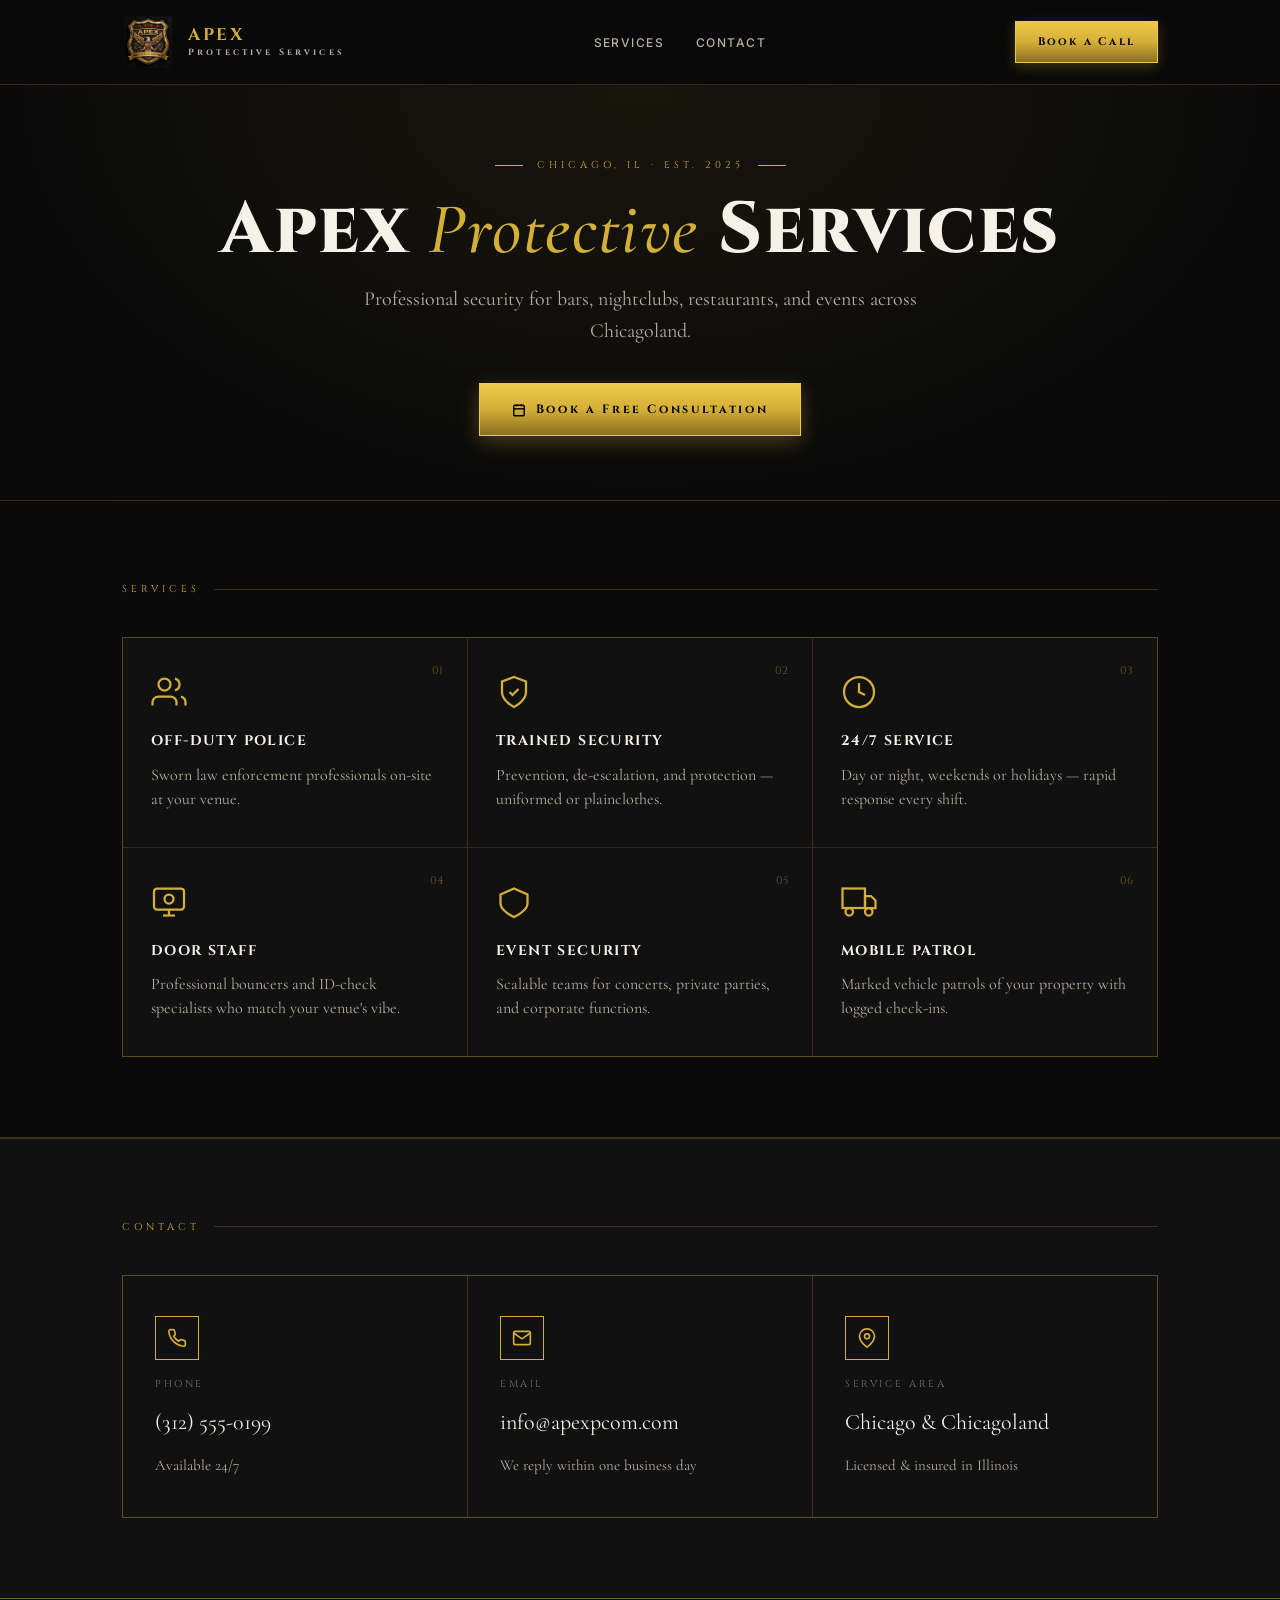
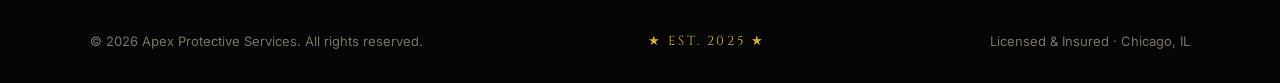
<file: index.html>
<!DOCTYPE html>
<html lang="en">
<head>
<meta charset="UTF-8">
<meta name="viewport" content="width=device-width, initial-scale=1.0">
<title>Apex Protective Services — Chicago Security | Licensed & Insured</title>
<meta name="description" content="Professional security solutions for bars, nightclubs, restaurants and special events in Chicago. Off-duty police, trained guards, 24/7 reliable service. Licensed & insured.">

<link rel="preconnect" href="https://fonts.googleapis.com">
<link rel="preconnect" href="https://fonts.gstatic.com" crossorigin>
<link href="https://fonts.googleapis.com/css2?family=Cinzel:wght@500;600;700;800&family=Cormorant+Garamond:ital,wght@0,400;0,500;0,600;1,400&family=Inter:wght@400;500;600;700&display=swap" rel="stylesheet">

<link rel="stylesheet" href="styles.css">
<link rel="stylesheet" href="index.css">
</head>
<body>

<!-- ============ NAV ============ -->
<nav class="nav">
  <div class="nav-inner">
    <a href="#" class="nav-brand">
      <img src="apexlogo.jpg" alt="Apex Protective Services">
      <div class="nav-brand-text">
        APEX
        <span>Protective Services</span>
      </div>
    </a>
    <ul class="nav-links">
      <li><a href="#services">Services</a></li>
      <li><a href="#contact">Contact</a></li>
    </ul>
    <a href="book.html" class="nav-cta">Book a Call</a>
    <button class="nav-hamburger" aria-label="Menu">☰</button>
  </div>
</nav>

<!-- ============ PAGE HEADER ============ -->
<div class="page-header">
  <div class="page-header-eyebrow">CHICAGO, IL · EST. 2025</div>
  <h1>Apex <em>Protective</em> Services</h1>
  <p>Professional security for bars, nightclubs, restaurants, and events across Chicagoland.</p>
  <a href="book.html" class="btn-primary">
    <svg width="14" height="14" viewBox="0 0 24 24" fill="none" stroke="currentColor" stroke-width="2.5"><rect x="3" y="4" width="18" height="18" rx="2"/><line x1="16" y1="2" x2="16" y2="6"/><line x1="8" y1="2" x2="8" y2="6"/><line x1="3" y1="10" x2="21" y2="10"/></svg>
    Book a Free Consultation
  </a>
</div>

<!-- ============ SERVICES ============ -->
<section id="services">
  <div class="section-inner">
    <div class="section-label">SERVICES</div>
    <div class="services-grid">

      <div class="service-card">
        <span class="service-num">01</span>
        <div class="service-icon">
          <svg width="36" height="36" viewBox="0 0 24 24" fill="none" stroke="currentColor" stroke-width="1.5"><path d="M17 21v-2a4 4 0 0 0-4-4H5a4 4 0 0 0-4 4v2"/><circle cx="9" cy="7" r="4"/><path d="M23 21v-2a4 4 0 0 0-3-3.87"/><path d="M16 3.13a4 4 0 0 1 0 7.75"/></svg>
        </div>
        <h3>Off-Duty Police</h3>
        <p>Sworn law enforcement professionals on-site at your venue.</p>
      </div>

      <div class="service-card">
        <span class="service-num">02</span>
        <div class="service-icon">
          <svg width="36" height="36" viewBox="0 0 24 24" fill="none" stroke="currentColor" stroke-width="1.5"><path d="M12 22s8-4 8-10V5l-8-3-8 3v7c0 6 8 10 8 10z"/><path d="M9 12l2 2 4-4"/></svg>
        </div>
        <h3>Trained Security</h3>
        <p>Prevention, de-escalation, and protection — uniformed or plainclothes.</p>
      </div>

      <div class="service-card">
        <span class="service-num">03</span>
        <div class="service-icon">
          <svg width="36" height="36" viewBox="0 0 24 24" fill="none" stroke="currentColor" stroke-width="1.5"><circle cx="12" cy="12" r="10"/><polyline points="12 6 12 12 16 14"/></svg>
        </div>
        <h3>24/7 Service</h3>
        <p>Day or night, weekends or holidays — rapid response every shift.</p>
      </div>

      <div class="service-card">
        <span class="service-num">04</span>
        <div class="service-icon">
          <svg width="36" height="36" viewBox="0 0 24 24" fill="none" stroke="currentColor" stroke-width="1.5"><rect x="2" y="3" width="20" height="14" rx="2"/><line x1="8" y1="21" x2="16" y2="21"/><line x1="12" y1="17" x2="12" y2="21"/><circle cx="12" cy="10" r="3"/></svg>
        </div>
        <h3>Door Staff</h3>
        <p>Professional bouncers and ID-check specialists who match your venue's vibe.</p>
      </div>

      <div class="service-card">
        <span class="service-num">05</span>
        <div class="service-icon">
          <svg width="36" height="36" viewBox="0 0 24 24" fill="none" stroke="currentColor" stroke-width="1.5"><path d="M3 7l9-4 9 4v6c0 5-9 9-9 9s-9-4-9-9V7z"/></svg>
        </div>
        <h3>Event Security</h3>
        <p>Scalable teams for concerts, private parties, and corporate functions.</p>
      </div>

      <div class="service-card">
        <span class="service-num">06</span>
        <div class="service-icon">
          <svg width="36" height="36" viewBox="0 0 24 24" fill="none" stroke="currentColor" stroke-width="1.5"><rect x="1" y="3" width="15" height="13"/><polygon points="16 8 20 8 23 11 23 16 16 16 16 8"/><circle cx="5.5" cy="18.5" r="2.5"/><circle cx="18.5" cy="18.5" r="2.5"/></svg>
        </div>
        <h3>Mobile Patrol</h3>
        <p>Marked vehicle patrols of your property with logged check-ins.</p>
      </div>

    </div>
  </div>
</section>

<!-- ============ CONTACT ============ -->
<section id="contact">
  <div class="section-inner">
    <div class="section-label">CONTACT</div>
    <div class="contact-grid">

      <div class="contact-card">
        <div class="contact-card-icon">
          <svg width="20" height="20" viewBox="0 0 24 24" fill="none" stroke="currentColor" stroke-width="2"><path d="M22 16.92v3a2 2 0 0 1-2.18 2 19.79 19.79 0 0 1-8.63-3.07 19.5 19.5 0 0 1-6-6 19.79 19.79 0 0 1-3.07-8.67A2 2 0 0 1 4.11 2h3a2 2 0 0 1 2 1.72 12.84 12.84 0 0 0 .7 2.81 2 2 0 0 1-.45 2.11L8.09 9.91a16 16 0 0 0 6 6l1.27-1.27a2 2 0 0 1 2.11-.45 12.84 12.84 0 0 0 2.81.7A2 2 0 0 1 22 16.92z"/></svg>
        </div>
        <div class="contact-card-label">Phone</div>
        <div class="contact-card-value"><a href="tel:+13125550199">(312) 555-0199</a></div>
        <div class="contact-card-sub">Available 24/7</div>
      </div>

      <div class="contact-card">
        <div class="contact-card-icon">
          <svg width="20" height="20" viewBox="0 0 24 24" fill="none" stroke="currentColor" stroke-width="2"><path d="M4 4h16c1.1 0 2 .9 2 2v12c0 1.1-.9 2-2 2H4c-1.1 0-2-.9-2-2V6c0-1.1.9-2 2-2z"/><polyline points="22,6 12,13 2,6"/></svg>
        </div>
        <div class="contact-card-label">Email</div>
        <div class="contact-card-value"><a href="mailto:info@apexpcom.com">info@apexpcom.com</a></div>
        <div class="contact-card-sub">We reply within one business day</div>
      </div>

      <div class="contact-card">
        <div class="contact-card-icon">
          <svg width="20" height="20" viewBox="0 0 24 24" fill="none" stroke="currentColor" stroke-width="2"><path d="M21 10c0 7-9 13-9 13s-9-6-9-13a9 9 0 0 1 18 0z"/><circle cx="12" cy="10" r="3"/></svg>
        </div>
        <div class="contact-card-label">Service Area</div>
        <div class="contact-card-value">Chicago &amp; Chicagoland</div>
        <div class="contact-card-sub">Licensed &amp; insured in Illinois</div>
      </div>

    </div>
  </div>
</section>

<!-- ============ FOOTER ============ -->
<footer>
  <div class="footer-inner">
    <div>© 2026 Apex Protective Services. All rights reserved.</div>
    <div class="est">★ EST. 2025 ★</div>
    <div>Licensed &amp; Insured · Chicago, IL</div>
  </div>
</footer>

<script>
  const hamburger = document.querySelector('.nav-hamburger');
  const navLinks = document.querySelector('.nav-links');
  if (hamburger) {
    hamburger.addEventListener('click', () => {
      const isOpen = navLinks.style.display === 'flex';
      navLinks.style.display = isOpen ? 'none' : 'flex';
      if (!isOpen) {
        Object.assign(navLinks.style, {
          position: 'absolute', top: '100%', left: '0', right: '0',
          background: 'rgba(10,10,10,0.98)', flexDirection: 'column',
          padding: '24px', gap: '20px', borderBottom: '1px solid var(--rule)'
        });
      }
    });
  }
</script>

</body>
</html>
</file>
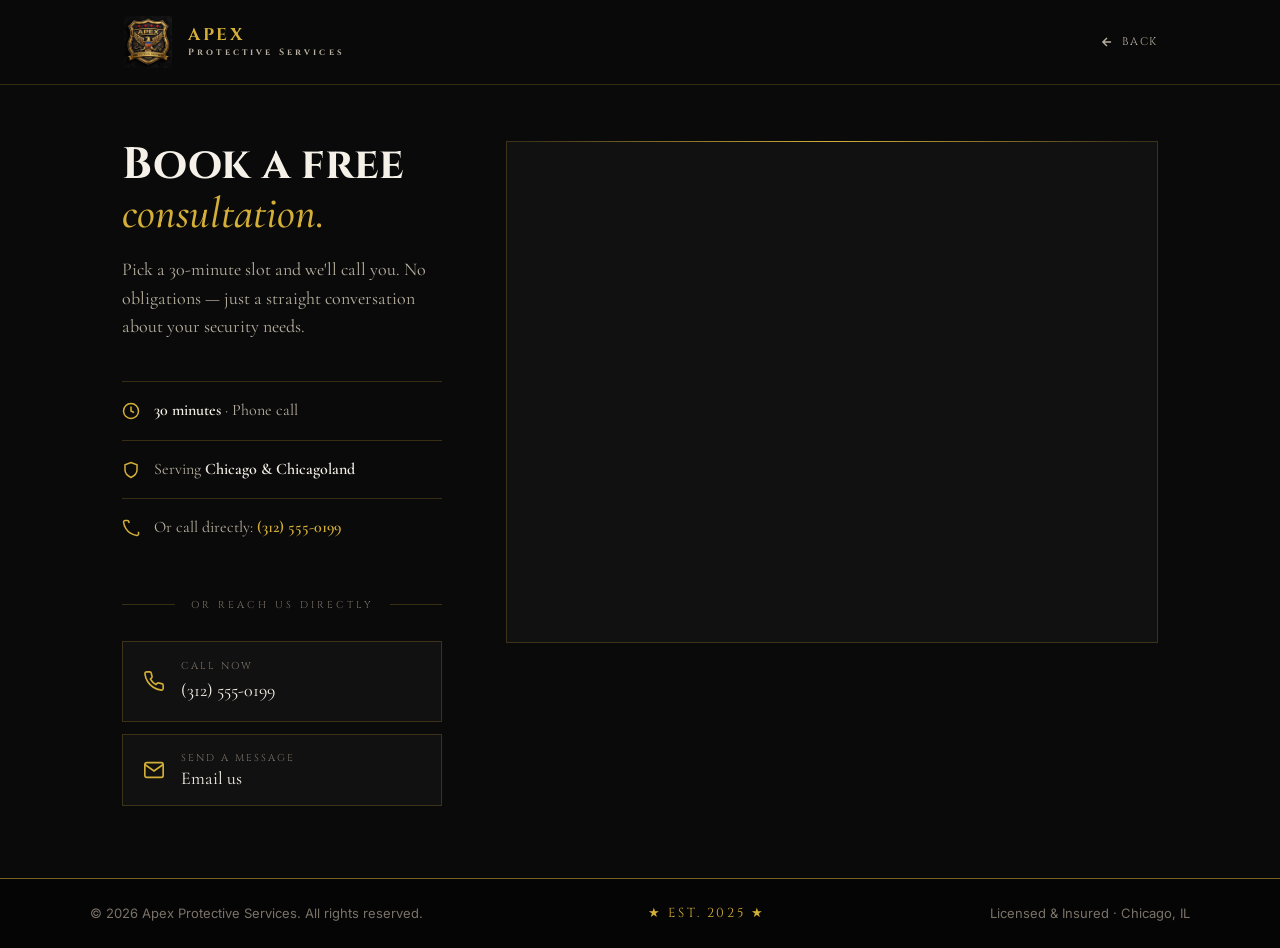
<file: book.html>
<!DOCTYPE html>
<html lang="en">
<head>
<meta charset="UTF-8">
<meta name="viewport" content="width=device-width, initial-scale=1.0">
<title>Book a Call — Apex Protective Services</title>
<meta name="description" content="Schedule a free 30-minute consultation with Apex Protective Services. Pick a time and we'll call you.">

<link rel="preconnect" href="https://fonts.googleapis.com">
<link rel="preconnect" href="https://fonts.gstatic.com" crossorigin>
<link href="https://fonts.googleapis.com/css2?family=Cinzel:wght@500;600;700;800&family=Cormorant+Garamond:ital,wght@0,400;0,500;0,600;1,400&family=Inter:wght@400;500;600;700&display=swap" rel="stylesheet">

<link rel="stylesheet" href="styles.css">
<link rel="stylesheet" href="book.css">
</head>
<body>

<!-- ============ NAV ============ -->
<nav class="nav">
  <div class="nav-inner">
    <a href="index.html" class="nav-brand">
      <img src="apexlogo.jpg" alt="Apex Protective Services">
      <div class="nav-brand-text">
        APEX
        <span>Protective Services</span>
      </div>
    </a>
    <a href="index.html" class="nav-back">
      <svg width="14" height="14" viewBox="0 0 24 24" fill="none" stroke="currentColor" stroke-width="2.5"><path d="M19 12H5M12 19l-7-7 7-7"/></svg>
      Back
    </a>
  </div>
</nav>

<!-- ============ MAIN ============ -->
<main>

  <!-- Left: info + alt contact -->
  <div class="book-info">
    <h1>Book a free <em>consultation.</em></h1>
    <p>Pick a 30-minute slot and we'll call you. No obligations — just a straight conversation about your security needs.</p>

    <div class="book-detail">
      <svg width="18" height="18" viewBox="0 0 24 24" fill="none" stroke="currentColor" stroke-width="2"><circle cx="12" cy="12" r="10"/><polyline points="12 6 12 12 16 14"/></svg>
      <span><strong>30 minutes</strong> · Phone call</span>
    </div>
    <div class="book-detail">
      <svg width="18" height="18" viewBox="0 0 24 24" fill="none" stroke="currentColor" stroke-width="2"><path d="M12 22s8-4 8-10V5l-8-3-8 3v7c0 6 8 10 8 10z"/></svg>
      <span>Serving <strong>Chicago &amp; Chicagoland</strong></span>
    </div>
    <div class="book-detail">
      <svg width="18" height="18" viewBox="0 0 24 24" fill="none" stroke="currentColor" stroke-width="2"><path d="M22 16.92v3a2 2 0 0 1-2.18 2 19.79 19.79 0 0 1-8.63-3.07 19.5 19.5 0 0 1-6-6 19.79 19.79 0 0 1-3.07-8.67A2 2 0 0 1 4.11 2h3a2 2 0 0 1 2 1.72c.12.53.24 1.17.36 1.81"/></svg>
      <span>Or call directly: <strong><a href="tel:+13125550199" style="color:var(--gold)">(312) 555-0199</a></strong></span>
    </div>

    <div class="book-divider"><span>or reach us directly</span></div>

    <div class="book-alt-options">
      <a href="tel:+13125550199" class="book-alt-card">
        <svg width="22" height="22" viewBox="0 0 24 24" fill="none" stroke="currentColor" stroke-width="1.8"><path d="M22 16.92v3a2 2 0 0 1-2.18 2 19.79 19.79 0 0 1-8.63-3.07 19.5 19.5 0 0 1-6-6 19.79 19.79 0 0 1-3.07-8.67A2 2 0 0 1 4.11 2h3a2 2 0 0 1 2 1.72 12.84 12.84 0 0 0 .7 2.81 2 2 0 0 1-.45 2.11L8.09 9.91a16 16 0 0 0 6 6l1.27-1.27a2 2 0 0 1 2.11-.45 12.84 12.84 0 0 0 2.81.7A2 2 0 0 1 22 16.92z"/></svg>
        <div class="book-alt-card-text">
          <div class="book-alt-card-label">Call now</div>
          <div class="book-alt-card-value">(312) 555-0199</div>
        </div>
      </a>
      <button class="book-alt-card" onclick="toggleEmail(this)" type="button">
        <svg width="22" height="22" viewBox="0 0 24 24" fill="none" stroke="currentColor" stroke-width="1.8"><path d="M4 4h16c1.1 0 2 .9 2 2v12c0 1.1-.9 2-2 2H4c-1.1 0-2-.9-2-2V6c0-1.1.9-2 2-2z"/><polyline points="22,6 12,13 2,6"/></svg>
        <div class="book-alt-card-text">
          <div class="book-alt-card-label">Send a message</div>
          <div class="book-alt-card-value">Email us</div>
        </div>
      </button>
    </div>

    <div class="email-drop" id="email-drop">
      <form action="mailto:info@apexpcom.com" method="post" enctype="text/plain">
        <div class="form-field">
          <label for="eq-name">Name</label>
          <input id="eq-name" name="Name" type="text" required>
        </div>
        <div class="form-field">
          <label for="eq-email">Your Email</label>
          <input id="eq-email" name="Email" type="email" required>
        </div>
        <div class="form-field">
          <label for="eq-msg">Message</label>
          <textarea id="eq-msg" name="Message" rows="4" placeholder="Tell us about your venue, event, or any questions…"></textarea>
        </div>
        <button type="submit" class="email-drop-submit">Send Message</button>
      </form>
    </div>
  </div>

  <!-- Right: Cal.com embed -->
  <div class="book-cal">
    <div id="my-cal-inline"></div>
    <script type="text/javascript">
      (function (C, A, L) { let p = function (a, ar) { a.q.push(ar); }; let d = C.document; C.Cal = C.Cal || function () { let cal = C.Cal; let ar = arguments; if (!cal.loaded) { cal.ns = {}; cal.q = cal.q || []; d.head.appendChild(d.createElement("script")).src = A; cal.loaded = true; } if (ar[0] === L) { const api = function () { p(api, arguments); }; const namespace = ar[1]; api.q = api.q || []; if(typeof namespace === "string"){cal.ns[namespace] = cal.ns[namespace] || api;p(cal.ns[namespace], ar);p(cal, [L, ar[1], ar[2]])}else p(cal, ar); return;} p(cal, ar); }; })(window, "https://app.cal.com/embed/embed.js", "init");
      Cal("init", { origin: "https://cal.com" });
      Cal("inline", {
        elementOrSelector: "#my-cal-inline",
        calLink: "apex-protective-services-9i8prz/30min",
        layout: "month_view"
      });
      Cal("ui", {
        styles: { branding: { brandColor: "#d4af37" } },
        hideEventTypeDetails: true,
        layout: "month_view"
      });
    </script>
  </div>

</main>

<!-- ============ FOOTER ============ -->
<footer>
  <div class="footer-inner">
    <div>© 2026 Apex Protective Services. All rights reserved.</div>
    <div class="est">★ EST. 2025 ★</div>
    <div>Licensed &amp; Insured · Chicago, IL</div>
  </div>
</footer>

<script>
  function toggleEmail(btn) {
    const drop = document.getElementById('email-drop');
    const isOpen = drop.classList.toggle('open');
    btn.style.borderColor = isOpen ? 'var(--gold)' : '';
  }
</script>

</body>
</html>
</file>
<file: styles.css>
/* ============ VARIABLES & RESET ============ */
:root {
  --bg: #0a0a0a;
  --bg-2: #111111;
  --bg-3: #161616;
  --ink: #f5f1e8;
  --ink-muted: #b8b0a0;
  --ink-dim: #7a7268;
  --gold: #d4af37;
  --gold-bright: #f0c849;
  --gold-deep: #8a6f1f;
  --rule: rgba(212, 175, 55, 0.22);
  --rule-strong: rgba(212, 175, 55, 0.55);
  --font-display: 'Cinzel', serif;
  --font-serif: 'Cormorant Garamond', serif;
  --font-sans: 'Inter', sans-serif;
}

* { box-sizing: border-box; margin: 0; padding: 0; }
html { scroll-behavior: smooth; }
body {
  background: var(--bg);
  color: var(--ink);
  font-family: var(--font-sans);
  line-height: 1.6;
  overflow-x: hidden;
  -webkit-font-smoothing: antialiased;
}
a { color: inherit; text-decoration: none; }
img { max-width: 100%; display: block; }

/* ============ NAV ============ */
.nav {
  background: rgba(10, 10, 10, 0.96);
  backdrop-filter: blur(12px);
  border-bottom: 1px solid var(--rule);
}
.nav-inner {
  max-width: 1100px;
  margin: 0 auto;
  padding: 16px 32px;
  display: flex;
  justify-content: space-between;
  align-items: center;
}
.nav-brand {
  display: flex;
  align-items: center;
  gap: 14px;
}
.nav-brand img {
  height: 52px;
  width: 52px;
  object-fit: contain;
}
.nav-brand-text {
  font-family: var(--font-display);
  font-weight: 700;
  font-size: 17px;
  letter-spacing: 0.15em;
  color: var(--gold);
  line-height: 1.1;
}
.nav-brand-text span {
  display: block;
  font-size: 9px;
  letter-spacing: 0.35em;
  color: var(--ink-muted);
  margin-top: 4px;
}

/* ============ FOOTER ============ */
footer {
  background: #050505;
  border-top: 1px solid var(--rule-strong);
  padding: 32px;
  text-align: center;
}
.footer-inner {
  max-width: 1100px;
  margin: 0 auto;
  display: flex;
  justify-content: space-between;
  align-items: center;
  flex-wrap: wrap;
  gap: 12px;
  font-size: 13px;
  color: var(--ink-dim);
  font-family: var(--font-sans);
}
.footer-inner .est {
  font-family: var(--font-display);
  color: var(--gold);
  letter-spacing: 0.2em;
}
</file>
<file: index.css>
/* ============ NAV (index-specific) ============ */
.nav {
  position: sticky;
  top: 0;
  z-index: 50;
}
.nav-links {
  display: flex;
  gap: 32px;
  list-style: none;
  align-items: center;
}
.nav-links a {
  font-size: 12px;
  font-weight: 500;
  letter-spacing: 0.12em;
  text-transform: uppercase;
  color: var(--ink-muted);
  transition: color 0.2s;
}
.nav-links a:hover { color: var(--ink); }
.nav-cta {
  background: linear-gradient(180deg, var(--gold-bright) 0%, var(--gold) 50%, var(--gold-deep) 100%);
  color: #000;
  padding: 11px 22px;
  font-family: var(--font-display);
  font-weight: 700;
  font-size: 11px;
  letter-spacing: 0.2em;
  border: 1px solid var(--gold-bright);
  transition: all 0.3s;
  box-shadow: 0 4px 12px rgba(212, 175, 55, 0.25);
}
.nav-cta:hover {
  transform: translateY(-1px);
  box-shadow: 0 6px 20px rgba(212, 175, 55, 0.4);
}
.nav-hamburger {
  display: none;
  background: none;
  border: 1px solid var(--rule);
  color: var(--gold);
  padding: 10px;
  cursor: pointer;
  font-size: 20px;
  line-height: 1;
}

/* ============ PAGE HEADER ============ */
.page-header {
  border-bottom: 1px solid var(--rule);
  padding: 72px 32px 64px;
  text-align: center;
  background: radial-gradient(ellipse at 50% 0%, rgba(212, 175, 55, 0.07) 0%, transparent 70%);
}
.page-header-eyebrow {
  font-family: var(--font-display);
  font-size: 10px;
  letter-spacing: 0.4em;
  color: var(--gold);
  margin-bottom: 20px;
  display: flex;
  align-items: center;
  justify-content: center;
  gap: 14px;
}
.page-header-eyebrow::before,
.page-header-eyebrow::after {
  content: '';
  width: 28px;
  height: 1px;
  background: var(--gold);
}
.page-header h1 {
  font-family: var(--font-display);
  font-size: clamp(36px, 6vw, 72px);
  font-weight: 800;
  line-height: 1;
  letter-spacing: 0.02em;
  margin-bottom: 16px;
}
.page-header h1 em {
  font-family: var(--font-serif);
  font-style: italic;
  font-weight: 500;
  color: var(--gold);
}
.page-header p {
  font-family: var(--font-serif);
  font-size: 20px;
  color: var(--ink-muted);
  max-width: 560px;
  margin: 0 auto 36px;
}
.btn-primary {
  background: linear-gradient(180deg, var(--gold-bright) 0%, var(--gold) 50%, var(--gold-deep) 100%);
  color: #000;
  padding: 16px 32px;
  font-family: var(--font-display);
  font-weight: 700;
  font-size: 12px;
  letter-spacing: 0.22em;
  border: 1px solid var(--gold-bright);
  transition: all 0.3s;
  box-shadow: 0 6px 20px rgba(212, 175, 55, 0.3);
  display: inline-flex;
  align-items: center;
  gap: 10px;
}
.btn-primary:hover {
  transform: translateY(-2px);
  box-shadow: 0 10px 30px rgba(212, 175, 55, 0.45);
}

/* ============ SECTIONS ============ */
.section-inner {
  max-width: 1100px;
  margin: 0 auto;
  padding: 80px 32px;
}
.section-label {
  font-family: var(--font-display);
  font-size: 10px;
  letter-spacing: 0.4em;
  color: var(--gold);
  display: flex;
  align-items: center;
  gap: 14px;
  margin-bottom: 40px;
}
.section-label::after {
  content: '';
  flex: 1;
  height: 1px;
  background: var(--rule);
}

/* ============ SERVICES ============ */
#services {
  border-bottom: 1px solid var(--rule);
}
.services-grid {
  display: grid;
  grid-template-columns: repeat(3, 1fr);
  gap: 1px;
  background: var(--rule);
  border: 1px solid var(--rule);
}
.service-card {
  background: var(--bg-2);
  padding: 36px 28px;
  position: relative;
  transition: background 0.3s;
}
.service-card::before {
  content: '';
  position: absolute;
  top: 0; left: 0; right: 0;
  height: 2px;
  background: linear-gradient(90deg, transparent, var(--gold), transparent);
  transform: scaleX(0);
  transition: transform 0.4s;
}
.service-card:hover { background: var(--bg-3); }
.service-card:hover::before { transform: scaleX(1); }
.service-icon {
  color: var(--gold);
  margin-bottom: 20px;
  display: inline-flex;
}
.service-card h3 {
  font-family: var(--font-display);
  font-size: 14px;
  font-weight: 700;
  letter-spacing: 0.1em;
  text-transform: uppercase;
  margin-bottom: 10px;
}
.service-card p {
  font-family: var(--font-serif);
  font-size: 16px;
  color: var(--ink-muted);
  line-height: 1.5;
}
.service-num {
  position: absolute;
  top: 24px; right: 24px;
  font-family: var(--font-display);
  font-size: 11px;
  color: var(--gold);
  opacity: 0.45;
}

/* ============ CONTACT ============ */
#contact {
  background: var(--bg-2);
  border-top: 1px solid var(--rule);
}
.contact-grid {
  display: grid;
  grid-template-columns: repeat(3, 1fr);
  gap: 1px;
  background: var(--rule);
  border: 1px solid var(--rule);
}
.contact-card {
  background: var(--bg-2);
  padding: 40px 32px;
  display: flex;
  flex-direction: column;
  gap: 16px;
  transition: background 0.3s;
}
.contact-card:hover { background: var(--bg-3); }
.contact-card-icon {
  width: 44px;
  height: 44px;
  border: 1px solid var(--gold);
  color: var(--gold);
  display: flex;
  align-items: center;
  justify-content: center;
  flex-shrink: 0;
}
.contact-card-label {
  font-family: var(--font-display);
  font-size: 10px;
  letter-spacing: 0.25em;
  text-transform: uppercase;
  color: var(--ink-dim);
}
.contact-card-value {
  font-family: var(--font-serif);
  font-size: 22px;
  color: var(--ink);
  line-height: 1.3;
}
.contact-card-value a:hover { color: var(--gold); }
.contact-card-sub {
  font-family: var(--font-serif);
  font-size: 15px;
  color: var(--ink-muted);
}

/* ============ RESPONSIVE ============ */
@media (max-width: 900px) {
  .nav-links { display: none; }
  .nav-cta { display: none; }
  .nav-hamburger { display: block; }
  .services-grid { grid-template-columns: 1fr 1fr; }
  .contact-grid { grid-template-columns: 1fr; }
  .nav-inner { padding: 14px 20px; }
}
@media (max-width: 600px) {
  .services-grid { grid-template-columns: 1fr; }
  .page-header { padding: 48px 24px; }
  .section-inner { padding: 56px 24px; }
}
</file>
<file: book.css>
/* ============ BODY (book-specific) ============ */
body {
  min-height: 100vh;
  display: flex;
  flex-direction: column;
}

/* ============ NAV (book-specific) ============ */
.nav-back {
  display: inline-flex;
  align-items: center;
  gap: 8px;
  font-family: var(--font-display);
  font-size: 11px;
  letter-spacing: 0.15em;
  text-transform: uppercase;
  color: var(--ink-muted);
  transition: color 0.2s;
}
.nav-back:hover { color: var(--gold); }

/* ============ MAIN ============ */
main {
  flex: 1;
  max-width: 1100px;
  width: 100%;
  margin: 0 auto;
  padding: 56px 32px 72px;
  display: grid;
  grid-template-columns: 320px 1fr;
  gap: 64px;
  align-items: start;
}

/* Left panel */
.book-info h1 {
  font-family: var(--font-display);
  font-size: clamp(28px, 4vw, 44px);
  font-weight: 700;
  line-height: 1.1;
  margin-bottom: 16px;
}
.book-info h1 em {
  font-family: var(--font-serif);
  font-style: italic;
  font-weight: 500;
  color: var(--gold);
}
.book-info p {
  font-family: var(--font-serif);
  font-size: 18px;
  color: var(--ink-muted);
  line-height: 1.6;
  margin-bottom: 40px;
}

.book-detail {
  display: flex;
  align-items: center;
  gap: 14px;
  padding: 16px 0;
  border-top: 1px solid var(--rule);
  font-family: var(--font-serif);
  font-size: 16px;
  color: var(--ink-muted);
}
.book-detail:last-of-type { border-bottom: 1px solid var(--rule); }
.book-detail svg { color: var(--gold); flex-shrink: 0; }
.book-detail strong { color: var(--ink); font-weight: 600; }

.book-divider {
  display: flex;
  align-items: center;
  gap: 16px;
  margin: 40px 0 28px;
  color: var(--ink-dim);
  font-family: var(--font-display);
  font-size: 10px;
  letter-spacing: 0.3em;
  text-transform: uppercase;
}
.book-divider::before,
.book-divider::after {
  content: '';
  flex: 1;
  height: 1px;
  background: var(--rule);
}

.book-alt-options {
  display: flex;
  flex-direction: column;
  gap: 12px;
}
.book-alt-card {
  display: flex;
  align-items: center;
  gap: 16px;
  padding: 16px 20px;
  border: 1px solid var(--rule);
  background: var(--bg-2);
  color: var(--ink-muted);
  transition: all 0.25s;
  cursor: pointer;
  text-align: left;
  width: 100%;
  font-family: inherit;
}
.book-alt-card:hover {
  border-color: var(--gold);
  color: var(--ink);
}
.book-alt-card:hover svg { color: var(--gold-bright); }
.book-alt-card svg { color: var(--gold); flex-shrink: 0; transition: color 0.25s; }
.book-alt-card-text { display: flex; flex-direction: column; gap: 2px; }
.book-alt-card-label {
  font-family: var(--font-display);
  font-size: 10px;
  letter-spacing: 0.2em;
  text-transform: uppercase;
  color: var(--ink-dim);
}
.book-alt-card-value {
  font-family: var(--font-serif);
  font-size: 18px;
  color: var(--ink);
}

/* Inline email form */
.email-drop {
  display: none;
  border: 1px solid var(--rule);
  border-top: none;
  background: var(--bg-3);
  padding: 24px;
  margin-top: -12px;
}
.email-drop.open { display: block; }
.form-field { margin-bottom: 14px; }
.form-field label {
  display: block;
  font-family: var(--font-display);
  font-size: 10px;
  letter-spacing: 0.22em;
  color: var(--ink-dim);
  margin-bottom: 6px;
  text-transform: uppercase;
}
.form-field input,
.form-field textarea {
  width: 100%;
  background: var(--bg);
  border: 1px solid var(--rule);
  color: var(--ink);
  padding: 12px 14px;
  font-family: var(--font-sans);
  font-size: 14px;
  transition: border-color 0.2s;
}
.form-field input:focus,
.form-field textarea:focus {
  outline: none;
  border-color: var(--gold);
}
.form-field textarea { resize: vertical; min-height: 90px; font-family: var(--font-serif); }
.email-drop-submit {
  width: 100%;
  background: linear-gradient(180deg, var(--gold-bright) 0%, var(--gold) 50%, var(--gold-deep) 100%);
  color: #000;
  padding: 13px;
  font-family: var(--font-display);
  font-weight: 700;
  font-size: 11px;
  letter-spacing: 0.25em;
  border: none;
  cursor: pointer;
  margin-top: 4px;
  transition: box-shadow 0.3s;
}
.email-drop-submit:hover { box-shadow: 0 6px 20px rgba(212, 175, 55, 0.35); }

/* Right panel — Cal embed */
.book-cal {
  background: var(--bg-2);
  border: 1px solid var(--rule);
  position: relative;
}
.book-cal::before {
  content: '';
  position: absolute;
  top: -1px; left: 20px; right: 20px;
  height: 1px;
  background: linear-gradient(90deg, transparent, var(--gold), transparent);
}
#my-cal-inline {
  width: 100%;
  min-height: 500px;
}

/* ============ FOOTER (book-specific) ============ */
footer {
  padding: 24px 32px;
}

/* ============ RESPONSIVE ============ */
@media (max-width: 900px) {
  main {
    grid-template-columns: 1fr;
    gap: 48px;
    padding: 40px 24px 56px;
  }
  .book-alt-options {
    flex-direction: row;
  }
  .book-alt-card { flex: 1; }
  .nav-inner { padding: 14px 20px; }
}
@media (max-width: 560px) {
  .book-alt-options { flex-direction: column; }
}
</file>
